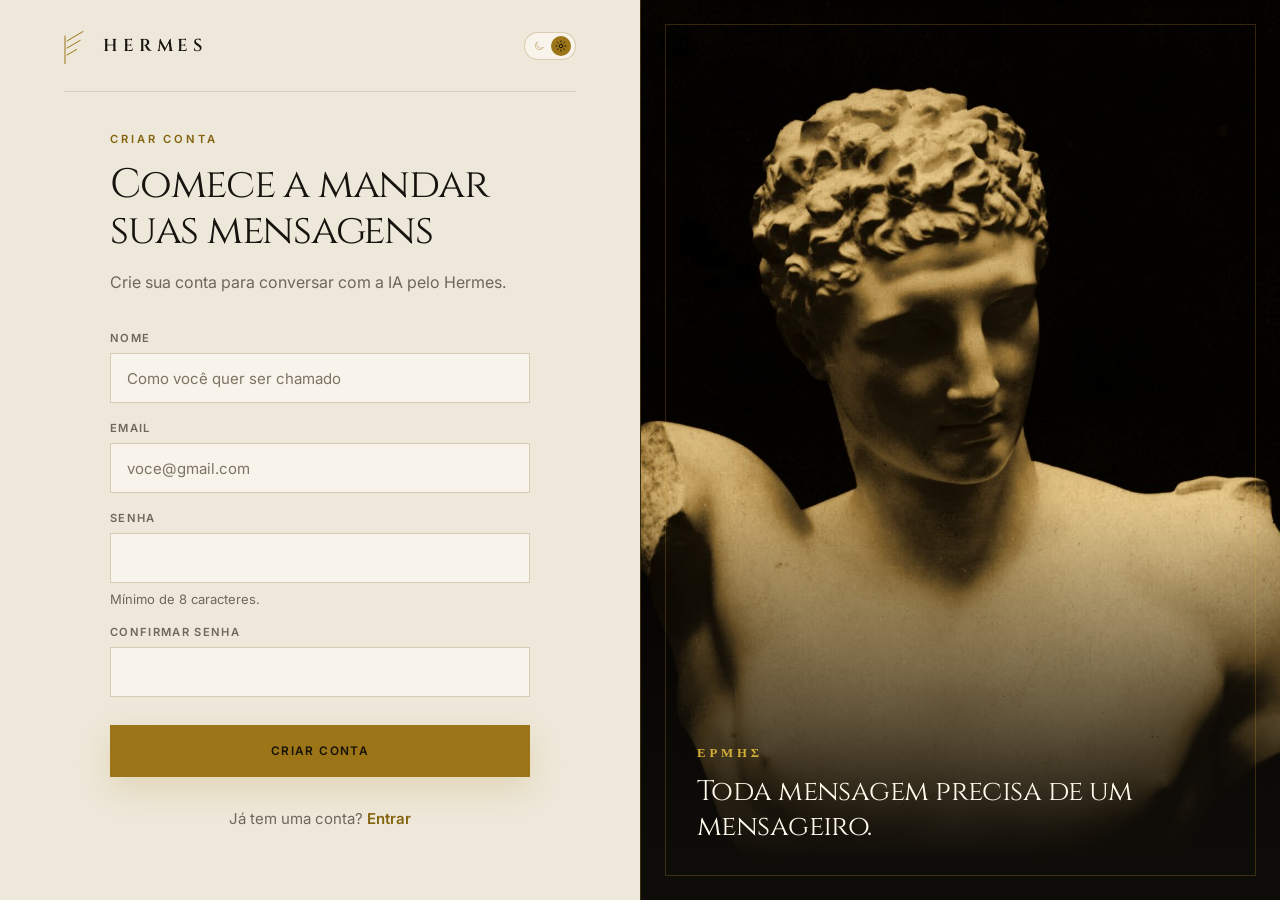
<file: frontend/pages/cadastro.html>
<!doctype html>
<html lang="pt-BR">
  <head>
    <meta charset="UTF-8" />
    <meta name="viewport" content="width=device-width, initial-scale=1.0" />
    <title>Cadastro · HERMES</title>
    <link rel="stylesheet" href="../css/style.css" />
  </head>
  <body>
    <div class="auth">

    <div class="painel-esquerdo">

        <header>
            <a href="../index.html" id="identidade_hermes">HERMES</a>
            
            <div class="topo-acoes">
                <button id="tema_pagina" class="btn-tema">Tema</button>
            </div>
        </header>

        <main class="auth-conteudo">
        
        <p class="sobretitulo">Criar conta</p>
        <h1>Comece a mandar suas mensagens</h1>
        <p>Crie sua conta para conversar com a IA pelo Hermes.</p>

        <form class="cadastro" id="cadastro">
            <div class="campo">
                <label for="nome">Nome</label>
                <input maxlength="100" id="nome" placeholder="Como você quer ser chamado" required>
            </div>

            <div class="campo">
                <label for="email">Email</label>
                <input maxlength="255" id="email" type="email" placeholder="voce@gmail.com" required>
            </div>

            <div class="campo">
                <label for="senha">Senha</label>
                <input minlength="8" id="senha" type="password" placeholder="" required>
                <span class="campo-dica">Mínimo de 8 caracteres.</span>
            </div>

            <div class="campo">
                <label for="confirmar-senha">Confirmar senha</label>
                <input minlength="8" id="confirmar-senha" type="password" placeholder="" required>
                <p id="form-erro" class="form-erro"></p>
            </div>
            
            <button type="submit" class="btn btn-dourado">Criar conta</button>
        </form>

        <p class="auth-alternativa">Já tem uma conta? <a href="login.html">Entrar</a></p>

        </main>

    </div>

    <div class="painel-direito">
      <img src="../images/hermes-dourado.jpg" alt="Busto de mármore de Hermes, da estátua de Praxíteles" />
        <div class="painel-sombra"></div>

       <div class="painel-legenda">
        <p class="sobretitulo">ΕΡΜΗΣ </p>
        <h2>Toda mensagem precisa de um mensageiro.</h2>
       </div>
    </div>

    </div>
    <script src="../js/config.js"></script>
    <script src="../js/script.js"></script>
    <script src="../js/cadastro.js"></script>
  </body>
</html>
</file>
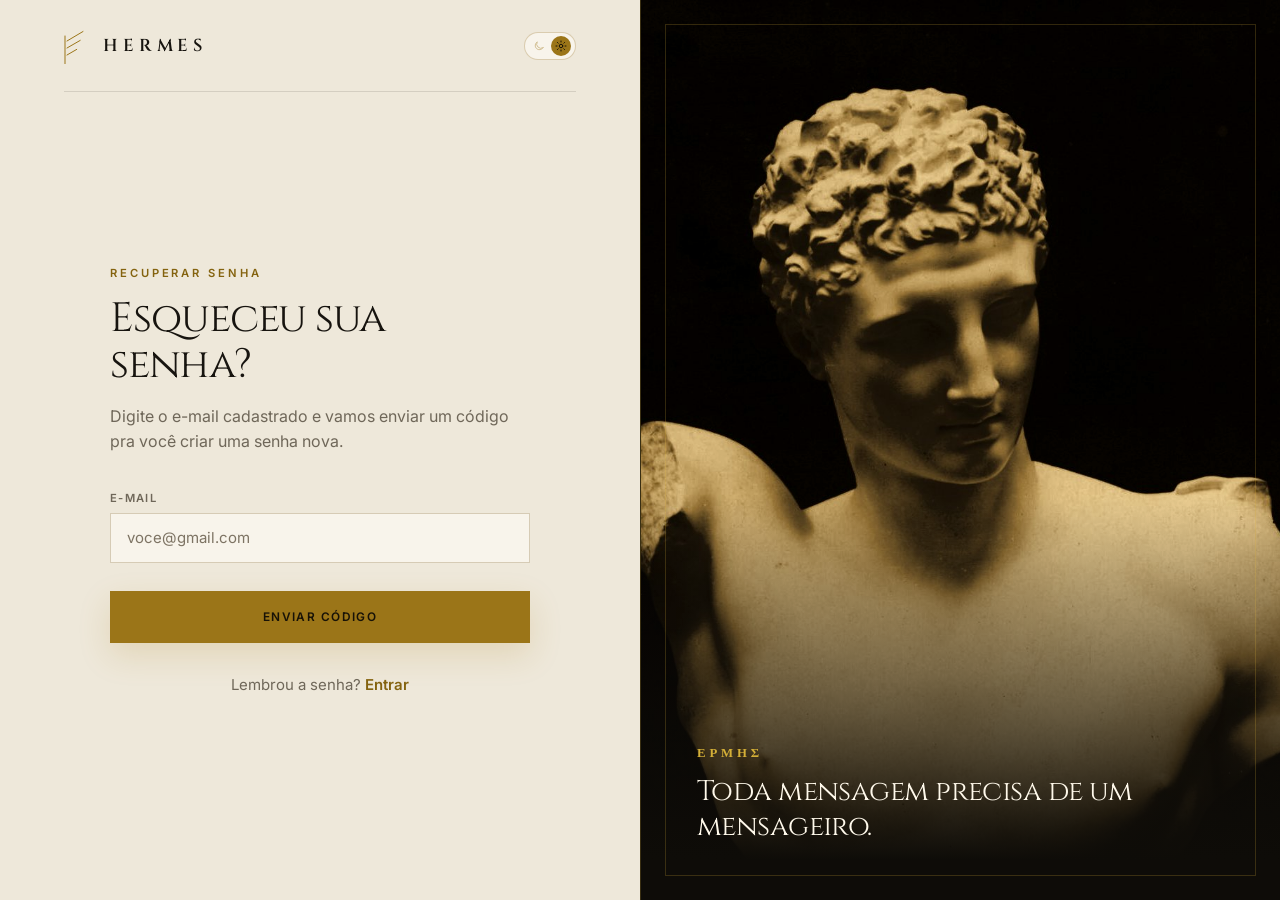
<file: frontend/pages/esqueci-senha.html>
<!doctype html>
<html lang="pt-BR">
  <head>
    <meta charset="UTF-8" />
    <meta name="viewport" content="width=device-width, initial-scale=1.0" />
    <title>Esqueci a senha · HERMES</title>
    <link rel="stylesheet" href="../css/style.css" />
  </head>
  <body>
    <div class="auth">
      <div class="painel-esquerdo">
        <header>
          <a href="../index.html" id="identidade_hermes">HERMES</a>

          <div class="topo-acoes">
            <button id="tema_pagina" class="btn-tema">Tema</button>
          </div>
        </header>

        <main class="auth-conteudo">
          <p class="sobretitulo">Recuperar senha</p>
          <h1>Esqueceu sua senha?</h1>
          <p>Digite o e-mail cadastrado e vamos enviar um código pra você criar uma senha nova.</p>
          <form class="cadastro" id="cadastro">
            <div class="campo">
              <label for="email">E-mail</label>
              <input id="email" placeholder="voce@gmail.com" required />
              <p id="form-erro" class="form-erro"></p>
            </div>

            <button type="submit" class="btn btn-dourado">Enviar código</button>
          </form>

          <p class="auth-alternativa">
            Lembrou a senha?
            <a href="login.html">Entrar</a>
          </p>
        </main>
      </div>

      <div class="painel-direito">
        <img src="../images/hermes-dourado.jpg" alt="Busto de mármore de Hermes, da estátua de Praxíteles" />
        <div class="painel-sombra"></div>

        <div class="painel-legenda">
          <p class="sobretitulo">ΕΡΜΗΣ</p>
          <h2>Toda mensagem precisa de um mensageiro.</h2>
        </div>
      </div>
    </div>
    <script src="../js/config.js"></script>
    <script src="../js/script.js"></script>
    <script src="../js/esqueci-senha.js"></script>
  </body>
</html>
</file>
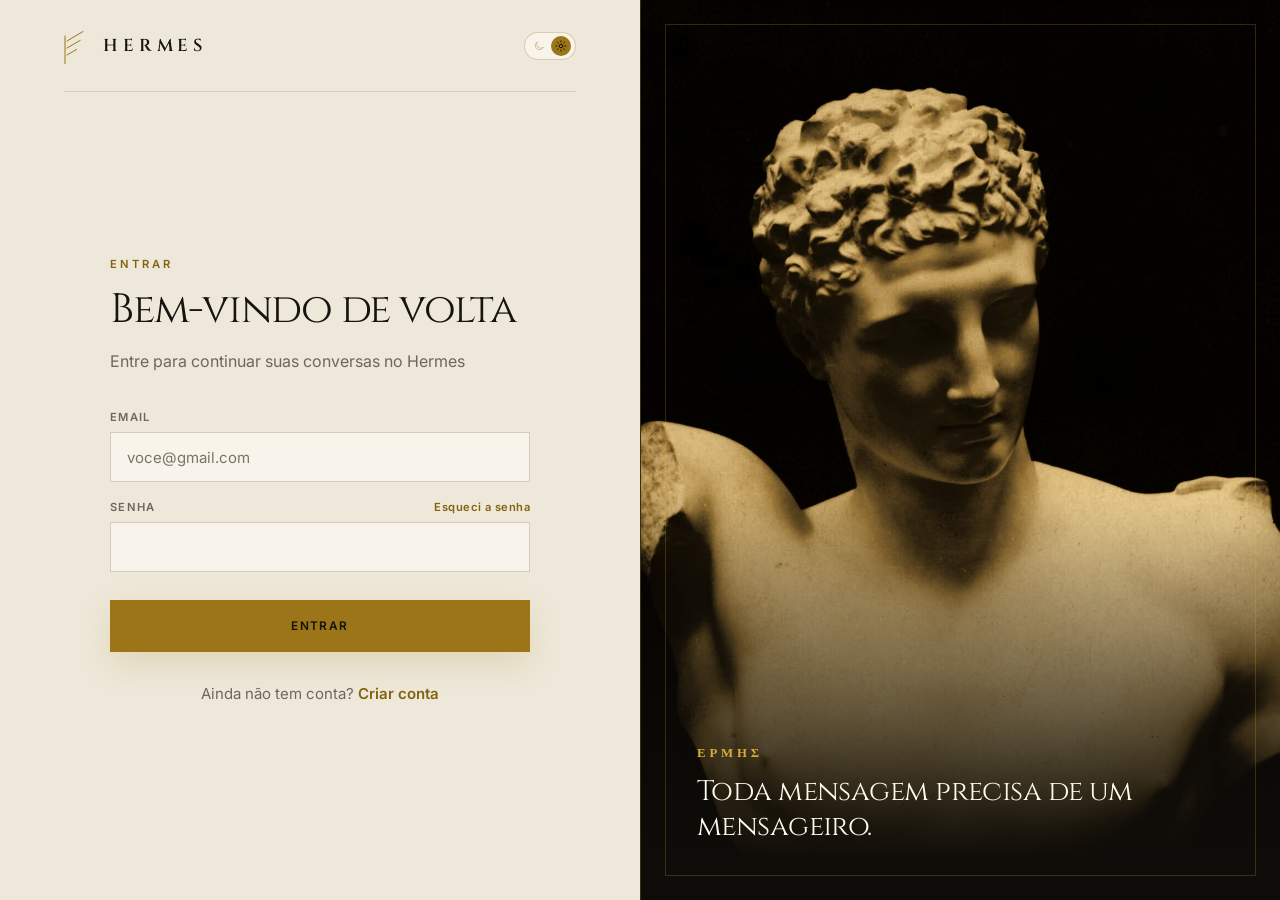
<file: frontend/pages/login.html>
<!doctype html>
<html lang="pt-BR">
  <head>
    <meta charset="UTF-8" />
    <meta name="viewport" content="width=device-width, initial-scale=1.0" />
    <title>Entrar · HERMES</title>
    <link rel="stylesheet" href="../css/style.css" />
  </head>
  <body>
    <div class="auth">
      <div class="painel-esquerdo">
        <header>
          <a href="../index.html" id="identidade_hermes">HERMES</a>

          <div class="topo-acoes">
            <button id="tema_pagina" class="btn-tema">Tema</button>
          </div>
        </header>

        <main class="auth-conteudo">
          <p class="sobretitulo">Entrar</p>
          <h1>Bem-vindo de volta</h1>
          <p>Entre para continuar suas conversas no Hermes</p>

          <form class="login" id="login">
            <div class="campo">
              <label for="email">Email</label>
              <input maxlength="255" id="email" type="email" placeholder="voce@gmail.com" required />
            </div>

            <div class="campo">
              <label for="senha">
                Senha
                <a href="esqueci-senha.html">Esqueci a senha</a>
              </label>
              <input minlength="8" id="senha" type="password" placeholder="" required />
              <p id="form-erro" class="form-erro"></p>
            </div>

            <button type="submit" class="btn btn-dourado">Entrar</button>
          </form>

          <p class="auth-alternativa">
            Ainda não tem conta?
            <a href="cadastro.html">Criar conta</a>
          </p>
        </main>
      </div>

      <div class="painel-direito">
        <img src="../images/hermes-dourado.jpg" alt="Busto de mármore de Hermes, da estátua de Praxíteles" />
        <div class="painel-sombra"></div>

        <div class="painel-legenda">
          <p class="sobretitulo">ΕΡΜΗΣ</p>
          <h2>Toda mensagem precisa de um mensageiro.</h2>
        </div>
      </div>
    </div>
    <script src="../js/config.js"></script>
    <script src="../js/script.js"></script>
    <script src="../js/login.js"></script>
  </body>
</html>
</file>
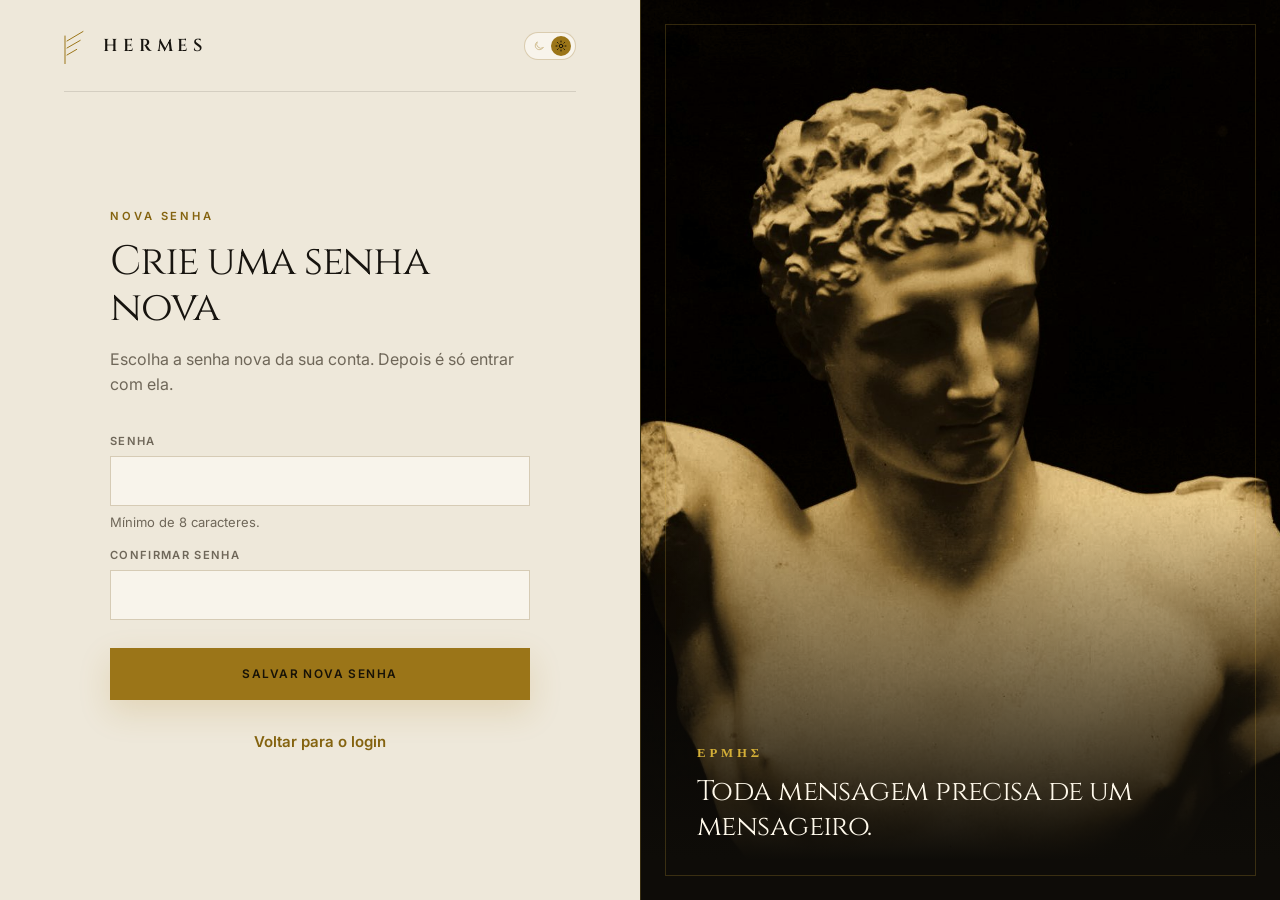
<file: frontend/pages/redefinir-senha.html>
<!doctype html>
<html lang="pt-BR">
  <head>
    <meta charset="UTF-8" />
    <meta name="viewport" content="width=device-width, initial-scale=1.0" />
    <title>Redefinir senha · HERMES</title>
    <link rel="stylesheet" href="../css/style.css" />
  </head>
  <body>
    <div class="auth">
      <div class="painel-esquerdo">
        <header>
          <a href="../index.html" id="identidade_hermes">HERMES</a>

          <div class="topo-acoes">
            <button id="tema_pagina" class="btn-tema">Tema</button>
          </div>
        </header>

        <main class="auth-conteudo">
          <p class="sobretitulo">Nova senha</p>
          <h1>Crie uma senha nova</h1>
          <p>Escolha a senha nova da sua conta. Depois é só entrar com ela.</p>
          <form class="cadastro" id="cadastro">
            <div class="campo">
              <label for="senha">Senha</label>
              <input minlength="8" id="senha" type="password" placeholder="" required />
              <span class="campo-dica">Mínimo de 8 caracteres.</span>
            </div>

            <div class="campo">
              <label for="confirmar-senha">Confirmar senha</label>
              <input minlength="8" id="confirmar-senha" type="password" placeholder="" required />
              <p id="form-erro" class="form-erro"></p>
            </div>

            <button type="submit" class="btn btn-dourado">Salvar nova senha</button>
          </form>

          <p class="auth-alternativa">
            <a href="login.html">Voltar para o login</a>
          </p>
        </main>
      </div>

      <div class="painel-direito">
        <img src="../images/hermes-dourado.jpg" alt="Busto de mármore de Hermes, da estátua de Praxíteles" />
        <div class="painel-sombra"></div>

        <div class="painel-legenda">
          <p class="sobretitulo">ΕΡΜΗΣ</p>
          <h2>Toda mensagem precisa de um mensageiro.</h2>
        </div>
      </div>
    </div>
    <script src="../js/config.js"></script>
    <script src="../js/script.js"></script>
    <script src="../js/redefinir-senha.js"></script>
  </body>
</html>
</file>
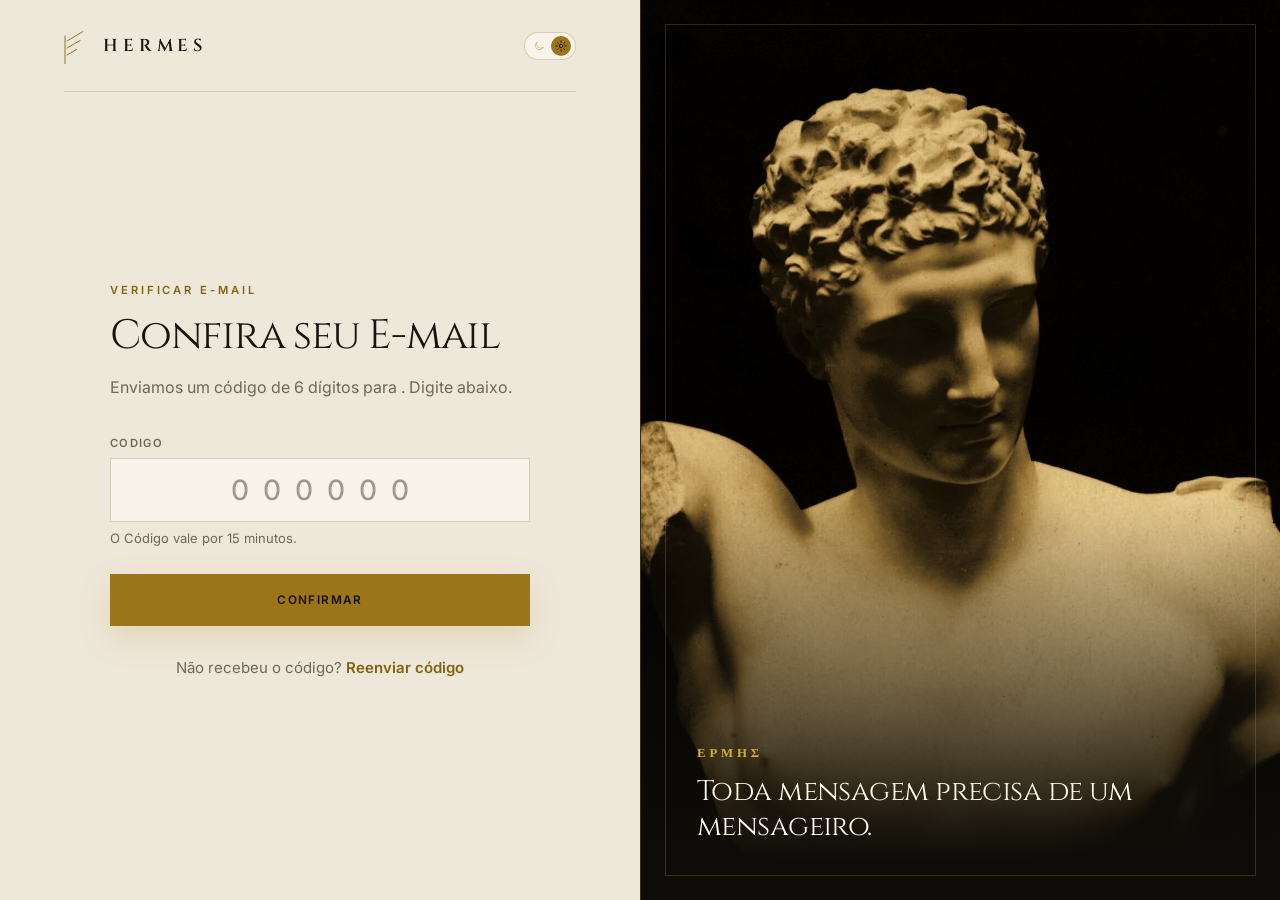
<file: frontend/pages/verificar-codigo.html>
<!doctype html>
<html lang="pt-BR">
  <head>
    <meta charset="UTF-8" />
    <meta name="viewport" content="width=device-width, initial-scale=1.0" />
    <title>Verificar código · HERMES</title>
    <link rel="stylesheet" href="../css/style.css" />
  </head>
  <body>
    <div class="auth">
      <div class="painel-esquerdo">
        <header>
          <a href="../index.html" id="identidade_hermes">HERMES</a>

          <div class="topo-acoes">
            <button id="tema_pagina" class="btn-tema">Tema</button>
          </div>
        </header>

        <main class="auth-conteudo">
          <p class="sobretitulo">Verificar E-mail</p>
          <h1>Confira seu E-mail</h1>
          <p>
            Enviamos um código de 6 dígitos para
            <strong id="email-enviado"></strong>
            . Digite abaixo.
          </p>
          <form class="cadastro" id="cadastro">
            <div class="campo">
              <label for="codigo">Codigo</label>
              <input autocomplete="one-time-code" id="codigo" inputmode="numeric" placeholder="000000" required />
              <p>O Código vale por 15 minutos.</p>
              <p id="form-erro" class="form-erro"></p>
            </div>

            <button type="submit" class="btn btn-dourado">Confirmar</button>
          </form>

          <p class="auth-alternativa">
            Não recebeu o código?
            <a href="verificar-codigo.html">Reenviar código</a>
          </p>
        </main>
      </div>

      <div class="painel-direito">
        <img src="../images/hermes-dourado.jpg" alt="Busto de mármore de Hermes, da estátua de Praxíteles" />
        <div class="painel-sombra"></div>

        <div class="painel-legenda">
          <p class="sobretitulo">ΕΡΜΗΣ</p>
          <h2>Toda mensagem precisa de um mensageiro.</h2>
        </div>
      </div>
    </div>
    <script src="../js/config.js"></script>
    <script src="../js/script.js"></script>
    <script src="../js/verificar-codigo.js"></script>
  </body>
</html>
</file>
<file: frontend/css/style.css>
@import url("https://fonts.googleapis.com/css2?family=Cinzel:wght@400;500;600;700&family=Inter:wght@400;500;600&display=swap");

/* ===== Cores dos temas =====
   Padrão: escuro. O painel da estátua do login (.painel-direito) usa sempre as cores do escuro. */
:root,
.painel-direito {
  color-scheme: dark;
  --fundo: #0e0c08;
  --fundo-profundo: #090806;
  --superficie: #15120d;
  --superficie-2: #1b1710;
  --borda: #332d22;
  --linha: rgba(212, 175, 55, 0.22);
  --linha-suave: rgba(255, 249, 235, 0.1);
  --texto: #f3ecdc;
  --texto-forte: #fff9eb;
  --texto-2: #aaa18f;
  --texto-3: #8a8170;
  --dourado: #d4af37;
  --dourado-claro: #e5c65e;
  --dourado-texto: #d4af37;
  --vidro: rgba(20, 17, 12, 0.9);
  --sombra: rgba(0, 0, 0, 0.42);
}

/* Claro: quando o sistema da pessoa está no claro e ela não escolheu nada no botão... */
@media (prefers-color-scheme: light) {
  :root:not([data-tema="escuro"]) {
    color-scheme: light;
    --fundo: #eee8da;
    --fundo-profundo: #e5ddcc;
    --superficie: #f8f4eb;
    --superficie-2: #e8e0d0;
    --borda: #d6cbb5;
    --linha: rgba(139, 103, 19, 0.28);
    --linha-suave: rgba(40, 34, 25, 0.13);
    --texto: #2b261d;
    --texto-forte: #17140f;
    --texto-2: #6f6759;
    --texto-3: #7d7363;
    --dourado: #9b7518;
    --dourado-claro: #b38a22;
    --dourado-texto: #84630f;
    --vidro: rgba(249, 246, 239, 0.92);
    --sombra: rgba(60, 47, 24, 0.18);
  }
}

/* ...ou quando ela escolheu claro no botão */
:root[data-tema="claro"] {
  color-scheme: light;
  --fundo: #eee8da;
  --fundo-profundo: #e5ddcc;
  --superficie: #f8f4eb;
  --superficie-2: #e8e0d0;
  --borda: #d6cbb5;
  --linha: rgba(139, 103, 19, 0.28);
  --linha-suave: rgba(40, 34, 25, 0.13);
  --texto: #2b261d;
  --texto-forte: #17140f;
  --texto-2: #6f6759;
  --texto-3: #7d7363;
  --dourado: #9b7518;
  --dourado-claro: #b38a22;
  --dourado-texto: #84630f;
  --vidro: rgba(249, 246, 239, 0.92);
  --sombra: rgba(60, 47, 24, 0.18);
}

/* ===== Base ===== */
* {
  box-sizing: border-box;
}

html {
  scroll-behavior: smooth;
}

body {
  margin: 0;
  min-width: 320px;
  background: var(--fundo);
  color: var(--texto);
  font-family: "Inter", system-ui, sans-serif;
  scrollbar-width: thin;
  scrollbar-color: var(--borda) var(--fundo);
}

h1,
h2 {
  margin: 0;
  font-family: "Cinzel", serif;
  font-weight: 400;
  color: var(--texto-forte);
}

h2 {
  font-size: clamp(1.9rem, 3vw, 2.6rem);
  line-height: 1.15;
}

/* Sobretítulo (ex.: "O PROJETO"): letras pequenas, espaçadas e douradas */
.sobretitulo {
  margin: 0;
  font-size: 0.7rem;
  font-weight: 600;
  letter-spacing: 0.26em;
  text-transform: uppercase;
  color: var(--dourado-texto);
}

/* Seta → desenhada em SVG, usada nos botões e links */
:root {
  --icone-seta: url("data:image/svg+xml,%3Csvg xmlns='http://www.w3.org/2000/svg' viewBox='0 0 24 24' fill='none' stroke='black' stroke-width='1.6' stroke-linecap='round' stroke-linejoin='round'%3E%3Cpath d='M5 12h13M13 6l6 6-6 6'/%3E%3C/svg%3E");
}

/* ===== Botões: retos, com texto em maiúsculas ===== */
.btn {
  display: inline-flex;
  align-items: center;
  justify-content: center;
  gap: 18px;
  min-height: 52px;
  padding: 0 25px;
  border: 1px solid var(--linha);
  border-radius: 0;
  background: transparent;
  font-family: inherit;
  font-size: 0.74rem;
  font-weight: 600;
  letter-spacing: 0.12em;
  text-transform: uppercase;
  text-decoration: none;
  transition: transform 0.18s ease, box-shadow 0.2s ease, background-color 0.2s ease, color 0.4s ease,
    border-color 0.2s ease;
}

.btn:hover {
  transform: translateY(-2px);
}

/* Quando o .btn é um <button> (ex.: botão de enviar do formulário) */
button.btn {
  cursor: pointer;
}

.btn:focus-visible,
.btn-tema:focus-visible {
  outline: 2px solid var(--dourado);
  outline-offset: 3px;
}

.btn-dourado {
  border-color: var(--dourado);
  background: var(--dourado);
  color: #171207;
  box-shadow: 0 12px 32px rgba(174, 130, 28, 0.18);
}

.btn-dourado:hover {
  border-color: var(--dourado-claro);
  background: var(--dourado-claro);
}

/* Seta no botão dourado da página inicial */
.botoes .btn-dourado::after {
  content: "";
  width: 1.4em;
  height: 1.4em;
  background: currentColor;
  -webkit-mask: var(--icone-seta) center / contain no-repeat;
  mask: var(--icone-seta) center / contain no-repeat;
}

.btn-contorno {
  color: var(--texto);
}

.btn-contorno:hover {
  border-color: var(--dourado);
}

.botoes {
  display: flex;
  flex-wrap: wrap;
  align-items: center;
  gap: 12px;
}

/* ===== Logo: link pra página inicial, com cara de texto ===== */
#identidade_hermes {
  display: inline-flex;
  align-items: center;
  gap: 14px;
  font-family: "Cinzel", serif;
  font-size: 1.08rem;
  font-weight: 600;
  letter-spacing: 0.28em;
  color: var(--texto-forte);
  text-decoration: none;
  transition: color 0.2s ease;
}

#identidade_hermes:hover {
  color: var(--dourado);
}

#identidade_hermes:focus-visible {
  outline: 2px solid var(--dourado);
  outline-offset: 4px;
}

/* Asa de Hermes ao lado do nome (página inicial e telas de login) */
.hermes #identidade_hermes::before,
.painel-esquerdo #identidade_hermes::before {
  content: "";
  flex-shrink: 0;
  width: 25px;
  height: 36px;
  background: var(--dourado);
  -webkit-mask: url("data:image/svg+xml,%3Csvg xmlns='http://www.w3.org/2000/svg' viewBox='0 -8 25 36' fill='none' stroke='black' stroke-width='1' stroke-linecap='round'%3E%3Cpath d='M1 0v28M3 5l16-9.5M3 12l13.2-7.6M3 19l9.7-5.6'/%3E%3C/svg%3E") center / contain no-repeat;
  mask: url("data:image/svg+xml,%3Csvg xmlns='http://www.w3.org/2000/svg' viewBox='0 -8 25 36' fill='none' stroke='black' stroke-width='1' stroke-linecap='round'%3E%3Cpath d='M1 0v28M3 5l16-9.5M3 12l13.2-7.6M3 19l9.7-5.6'/%3E%3C/svg%3E") center / contain no-repeat;
}

.topo-acoes {
  display: flex;
  align-items: center;
  gap: 24px;
}

/* ===== Botão de tema: interruptor com lua (escuro) e sol (claro) =====
   O texto "Tema" fica escondido (leitores de tela continuam lendo).
   A bolinha dourada fica em cima do tema atual. */
.btn-tema {
  position: relative;
  flex-shrink: 0;
  width: 52px;
  height: 28px;
  padding: 0;
  border: 1px solid var(--linha);
  border-radius: 99px;
  background: var(--superficie);
  font-size: 0;
  line-height: 0;
  cursor: pointer;
  transition: border-color 0.2s ease, background-color 0.4s ease;
}

.btn-tema:hover {
  border-color: var(--dourado);
}

/* Bolinha dourada com o ícone do tema atual (lua no escuro) */
.btn-tema::before {
  content: "";
  position: absolute;
  top: 3px;
  left: 4px;
  width: 20px;
  height: 20px;
  border-radius: 50%;
  background: url("data:image/svg+xml,%3Csvg xmlns='http://www.w3.org/2000/svg' viewBox='0 0 24 24' fill='none' stroke='%23171207' stroke-width='2' stroke-linecap='round' stroke-linejoin='round'%3E%3Cpath d='M20.25 15.4A8.5 8.5 0 0 1 8.6 3.75 8.5 8.5 0 1 0 20.25 15.4Z'/%3E%3C/svg%3E") center / 12px no-repeat,
    var(--dourado);
  transition: transform 0.28s ease, background-color 0.4s ease;
}

/* Ícone apagado do outro tema (sol, do lado direito) */
.btn-tema::after {
  content: "";
  position: absolute;
  top: 3px;
  right: 4px;
  width: 20px;
  height: 20px;
  background: var(--dourado);
  opacity: 0.45;
  -webkit-mask: url("data:image/svg+xml,%3Csvg xmlns='http://www.w3.org/2000/svg' viewBox='0 0 24 24' fill='none' stroke='black' stroke-width='1.8' stroke-linecap='round'%3E%3Ccircle cx='12' cy='12' r='3.5'/%3E%3Cpath d='M12 2v2M12 20v2M4.93 4.93l1.42 1.42M17.65 17.65l1.42 1.42M2 12h2M20 12h2M4.93 19.07l1.42-1.42M17.65 6.35l1.42-1.42'/%3E%3C/svg%3E") center / 12px no-repeat;
  mask: url("data:image/svg+xml,%3Csvg xmlns='http://www.w3.org/2000/svg' viewBox='0 0 24 24' fill='none' stroke='black' stroke-width='1.8' stroke-linecap='round'%3E%3Ccircle cx='12' cy='12' r='3.5'/%3E%3Cpath d='M12 2v2M12 20v2M4.93 4.93l1.42 1.42M17.65 17.65l1.42 1.42M2 12h2M20 12h2M4.93 19.07l1.42-1.42M17.65 6.35l1.42-1.42'/%3E%3C/svg%3E") center / 12px no-repeat;
}

/* Tema claro: a bolinha desliza pra direita com o sol, e a lua apagada fica à esquerda */
:root[data-tema="claro"] .btn-tema::before {
  transform: translateX(22px);
  background-image: url("data:image/svg+xml,%3Csvg xmlns='http://www.w3.org/2000/svg' viewBox='0 0 24 24' fill='none' stroke='%23171207' stroke-width='2' stroke-linecap='round'%3E%3Ccircle cx='12' cy='12' r='3.5'/%3E%3Cpath d='M12 2v2M12 20v2M4.93 4.93l1.42 1.42M17.65 17.65l1.42 1.42M2 12h2M20 12h2M4.93 19.07l1.42-1.42M17.65 6.35l1.42-1.42'/%3E%3C/svg%3E");
}

:root[data-tema="claro"] .btn-tema::after {
  right: auto;
  left: 4px;
  -webkit-mask-image: url("data:image/svg+xml,%3Csvg xmlns='http://www.w3.org/2000/svg' viewBox='0 0 24 24' fill='none' stroke='black' stroke-width='1.8' stroke-linecap='round' stroke-linejoin='round'%3E%3Cpath d='M20.25 15.4A8.5 8.5 0 0 1 8.6 3.75 8.5 8.5 0 1 0 20.25 15.4Z'/%3E%3C/svg%3E");
  mask-image: url("data:image/svg+xml,%3Csvg xmlns='http://www.w3.org/2000/svg' viewBox='0 0 24 24' fill='none' stroke='black' stroke-width='1.8' stroke-linecap='round' stroke-linejoin='round'%3E%3Cpath d='M20.25 15.4A8.5 8.5 0 0 1 8.6 3.75 8.5 8.5 0 1 0 20.25 15.4Z'/%3E%3C/svg%3E");
}

@media (prefers-color-scheme: light) {
  :root:not([data-tema="escuro"]) .btn-tema::before {
    transform: translateX(22px);
    background-image: url("data:image/svg+xml,%3Csvg xmlns='http://www.w3.org/2000/svg' viewBox='0 0 24 24' fill='none' stroke='%23171207' stroke-width='2' stroke-linecap='round'%3E%3Ccircle cx='12' cy='12' r='3.5'/%3E%3Cpath d='M12 2v2M12 20v2M4.93 4.93l1.42 1.42M17.65 17.65l1.42 1.42M2 12h2M20 12h2M4.93 19.07l1.42-1.42M17.65 6.35l1.42-1.42'/%3E%3C/svg%3E");
  }

  :root:not([data-tema="escuro"]) .btn-tema::after {
    right: auto;
    left: 4px;
    -webkit-mask-image: url("data:image/svg+xml,%3Csvg xmlns='http://www.w3.org/2000/svg' viewBox='0 0 24 24' fill='none' stroke='black' stroke-width='1.8' stroke-linecap='round' stroke-linejoin='round'%3E%3Cpath d='M20.25 15.4A8.5 8.5 0 0 1 8.6 3.75 8.5 8.5 0 1 0 20.25 15.4Z'/%3E%3C/svg%3E");
    mask-image: url("data:image/svg+xml,%3Csvg xmlns='http://www.w3.org/2000/svg' viewBox='0 0 24 24' fill='none' stroke='black' stroke-width='1.8' stroke-linecap='round' stroke-linejoin='round'%3E%3Cpath d='M20.25 15.4A8.5 8.5 0 0 1 8.6 3.75 8.5 8.5 0 1 0 20.25 15.4Z'/%3E%3C/svg%3E");
  }
}

/* ===== Página inicial: topo (sempre escuro) =====
   As medidas da área da estátua ficam em variáveis pra arco, auréola, sombra
   e cartão do chat se alinharem com a foto */
.hermes {
  --topo: 92px;
  --arte-largura: min(52vw, 780px);
  --arte-direita: 3vw;
  --margem-texto: max(7vw, calc((100% - 1260px) / 2));

  position: relative;
  isolation: isolate;
  height: 100vh;
  height: 100svh;
  min-height: 640px;
  max-height: 920px;
  overflow: hidden;
  color: var(--texto);
  /* brilho dourado no alto + linha vertical fina à esquerda + fundo */
  background:
    radial-gradient(circle at 75% 12%, rgba(212, 175, 55, 0.07), transparent 24rem),
    linear-gradient(var(--linha-suave), var(--linha-suave)) max(32px, calc((100% - 1400px) / 2)) var(--topo) / 1px 100% no-repeat,
    var(--fundo);
  border-bottom: 1px solid var(--linha-suave);
}

.hermes header {
  position: relative;
  z-index: 6;
  display: flex;
  align-items: center;
  justify-content: space-between;
  gap: 12px;
  width: min(100% - 64px, 1400px);
  height: var(--topo);
  margin: 0 auto;
  border-bottom: 1px solid var(--linha-suave);
}

/* "Entrar" do topo: link com seta, sem borda */
.hermes header .btn-contorno {
  min-height: 44px;
  gap: 10px;
  padding: 0;
  border: 0;
  font-size: 0.78rem;
}

.hermes header .btn-contorno::after {
  content: "";
  width: 1.3em;
  height: 1.3em;
  background: currentColor;
  -webkit-mask: var(--icone-seta) center / contain no-repeat;
  mask: var(--icone-seta) center / contain no-repeat;
  transition: transform 0.18s ease;
}

.hermes header .btn-contorno:hover {
  transform: none;
  color: var(--dourado);
}

.hermes header .btn-contorno:hover::after {
  transform: translateX(4px);
}

/* A estátua: o fundo preto da foto some no fundo da página (mix-blend lighten)
   e as bordas desaparecem suavemente */
.hermes > img {
  position: absolute;
  z-index: 1;
  top: var(--topo);
  right: calc(var(--arte-direita) - var(--arte-largura) * 0.04);
  width: min(var(--arte-largura), 700px);
  height: calc(100% - var(--topo));
  object-fit: cover;
  object-position: 48% 25%;
  filter: saturate(0.83) contrast(1.08);
  mix-blend-mode: lighten;
  -webkit-mask-image:
    linear-gradient(to right, transparent 0%, #000 18%, #000 84%, transparent 100%),
    linear-gradient(to bottom, transparent 0%, #000 5%, #000 70%, transparent 100%);
  -webkit-mask-composite: source-in;
  mask-image:
    linear-gradient(to right, transparent 0%, #000 18%, #000 84%, transparent 100%),
    linear-gradient(to bottom, transparent 0%, #000 5%, #000 70%, transparent 100%);
  mask-composite: intersect;
}

/* Tema claro: a estátua fica na mesma posição e tamanho do escuro.
   Como a foto tem fundo preto, aqui ela aparece normal (sem o "lighten",
   que apagaria a estátua no fundo creme), com as bordas sumindo suavemente */
:root[data-tema="claro"] .hermes > img {
  mix-blend-mode: normal;
  filter: sepia(0.12) saturate(0.85) contrast(1.04);
}

@media (prefers-color-scheme: light) {
  :root:not([data-tema="escuro"]) .hermes > img {
    mix-blend-mode: normal;
    filter: sepia(0.12) saturate(0.85) contrast(1.04);
  }
}

/* Arco atrás da estátua, com uma segunda linha por dentro */
.hermes::before {
  content: "";
  position: absolute;
  z-index: 0;
  top: calc(var(--topo) + 42px);
  right: calc(var(--arte-direita) + var(--arte-largura) * 0.01);
  width: calc(var(--arte-largura) * 0.8);
  height: calc((100% - var(--topo)) * 0.9);
  border: 1px solid var(--linha);
  border-bottom: 0;
  border-radius: 52% 52% 0 0 / 22% 22% 0 0;
  outline: 1px solid var(--linha-suave);
  outline-offset: -19px;
  pointer-events: none;
}

/* Auréola em volta da cabeça */
.hermes::after {
  content: "";
  position: absolute;
  z-index: 0;
  top: calc(var(--topo) + (100% - var(--topo)) * 0.21);
  left: calc(100% - var(--arte-direita) - var(--arte-largura) * 0.62);
  width: 290px;
  aspect-ratio: 1;
  border: 1px solid var(--linha);
  border-radius: 50%;
  box-shadow: 0 0 80px rgba(212, 175, 55, 0.08);
  pointer-events: none;
}

/* Base da estátua some no fundo */
.hermes-sombra {
  position: absolute;
  z-index: 2;
  right: var(--arte-direita);
  bottom: 0;
  width: var(--arte-largura);
  height: calc((100% - var(--topo)) * 0.28);
  background: linear-gradient(transparent, var(--fundo));
  pointer-events: none;
}

/* Texto do topo, centralizado na altura */
.hermes-informacoes {
  position: absolute;
  z-index: 4;
  top: 50%;
  left: var(--margem-texto);
  width: min(670px, 49vw);
  transform: translateY(-50%);
}

.hermes .sobretitulo {
  margin-bottom: 22px;
}

/* "ΕΡΜΗΣ" em Cinzel, um pouco maior */
.sobretitulo span {
  margin-right: 12px;
  font-family: "Cinzel", serif;
  font-size: 0.8rem;
}

.hermes h1 {
  margin: 0 0 30px;
  font-size: clamp(3.2rem, 5.3vw, 5.9rem);
  line-height: 1.04;
  letter-spacing: -0.055em;
}

/* Se a palavra "IA." estiver dentro de um <em>, ela fica dourada */
.hermes h1 em {
  font-style: normal;
  color: var(--dourado);
}

.hermes-informacoes > p:not(.sobretitulo) {
  width: min(530px, 90%);
  margin: 0 0 38px;
  font-size: 1.02rem;
  line-height: 1.75;
  color: var(--texto-2);
}

/* "Quem foi Hermes": rodapé do topo, à esquerda */
.hermes-legenda {
  position: absolute;
  z-index: 4;
  left: var(--margem-texto);
  bottom: 34px;
  display: flex;
  gap: 20px;
  max-width: 440px;
}

.hermes-legenda span {
  flex-shrink: 0;
  padding-top: 2px;
  font-family: "Cinzel", serif;
  font-size: 0.64rem;
  letter-spacing: 0.1em;
  text-transform: uppercase;
  color: var(--dourado);
}

.hermes-legenda p {
  margin: 0;
  font-size: 0.7rem;
  line-height: 1.6;
  color: var(--texto-2);
}

/* ----- Opcionais do topo (só aparecem se forem adicionados no HTML) ----- */

/* Cartão de prévia do chat, por cima da estátua */
.previa-chat {
  position: absolute;
  z-index: 5;
  right: calc(var(--arte-direita) + var(--arte-largura) * 0.23);
  bottom: 8%;
  width: 350px;
  padding: 17px;
  border: 1px solid var(--linha);
  background: var(--vidro);
  box-shadow: 0 24px 70px var(--sombra);
  -webkit-backdrop-filter: blur(16px);
  backdrop-filter: blur(16px);
}

.previa-topo {
  display: flex;
  align-items: center;
  justify-content: space-between;
  padding-bottom: 14px;
  border-bottom: 1px solid var(--linha-suave);
}

.previa-modelo {
  display: grid;
  grid-template-columns: 28px auto;
  column-gap: 10px;
  align-items: center;
}

/* Estrela dourada num quadradinho */
.previa-modelo::before {
  content: "";
  grid-row: 1 / span 2;
  width: 28px;
  height: 28px;
  border: 1px solid var(--linha);
  background: url("data:image/svg+xml,%3Csvg xmlns='http://www.w3.org/2000/svg' viewBox='0 0 24 24' fill='none' stroke='%23d4af37' stroke-width='1.6' stroke-linejoin='round'%3E%3Cpath d='M12 2.5c.6 5.7 3.8 8.9 9.5 9.5-5.7.6-8.9 3.8-9.5 9.5C11.4 15.8 8.2 12.6 2.5 12c5.7-.6 8.9-3.8 9.5-9.5Z'/%3E%3C/svg%3E") center / 14px no-repeat;
}

.previa-modelo b {
  font-family: "Cinzel", serif;
  font-size: 0.74rem;
  letter-spacing: 0.08em;
  color: var(--texto-forte);
}

.previa-modelo small {
  font-size: 0.6rem;
  color: var(--texto-3);
}

.previa-status {
  display: inline-flex;
  align-items: center;
  gap: 6px;
  font-size: 0.56rem;
  letter-spacing: 0.1em;
  text-transform: uppercase;
  color: var(--dourado);
}

.previa-status::before {
  content: "";
  width: 5px;
  height: 5px;
  border-radius: 50%;
  background: currentColor;
}

.previa-chat > p {
  margin: 18px 4px 20px;
  font-size: 0.84rem;
  color: var(--texto);
}

.previa-campo {
  display: flex;
  align-items: center;
  justify-content: space-between;
  height: 38px;
  padding-left: 12px;
  border: 1px solid var(--linha-suave);
  font-size: 0.64rem;
  color: var(--texto-3);
}

.previa-campo::after {
  content: "";
  width: 38px;
  height: 38px;
  margin-right: -1px;
  background: url("data:image/svg+xml,%3Csvg xmlns='http://www.w3.org/2000/svg' viewBox='0 0 24 24' fill='none' stroke='%23171207' stroke-width='1.8' stroke-linecap='round' stroke-linejoin='round'%3E%3Cpath d='M5 12h13M13 6l6 6-6 6'/%3E%3C/svg%3E") center / 15px no-repeat,
    var(--dourado);
}

/* Etiqueta de museu ao lado da estátua */
.acervo {
  position: absolute;
  z-index: 3;
  right: calc(var(--arte-direita) - 2px);
  bottom: 54px;
  display: flex;
  flex-direction: column;
  gap: 6px;
  width: 180px;
  padding-left: 16px;
  border-left: 1px solid var(--dourado);
}

.acervo span,
.acervo small {
  font-size: 0.56rem;
  letter-spacing: 0.15em;
  text-transform: uppercase;
  color: var(--texto-3);
}

.acervo strong {
  font-family: "Cinzel", serif;
  font-size: 0.7rem;
  font-weight: 500;
  color: var(--texto);
}

/* "Explore" com um tracinho, no canto de baixo */
.explorar {
  position: absolute;
  z-index: 5;
  right: max(32px, calc((100% - 1400px) / 2));
  bottom: 33px;
  display: flex;
  align-items: center;
  gap: 12px;
  font-size: 0.58rem;
  letter-spacing: 0.2em;
  text-transform: uppercase;
  text-decoration: none;
  color: var(--texto-3);
}

.explorar::before {
  content: "";
  width: 34px;
  height: 1px;
  background: var(--dourado);
}

.explorar:hover {
  color: var(--texto);
}

/* ===== O projeto ===== */
/* Três colunas: número da seção | título | texto */
.informacoes-projeto {
  position: relative;
  display: grid;
  grid-template-columns: 120px minmax(0, 1.1fr) minmax(0, 0.72fr);
  column-gap: 40px;
  align-items: start;
  align-content: start;
  width: min(100% - 64px, 1260px);
  min-height: 690px;
  margin: 0 auto;
  padding: 150px 0 120px;
  border-bottom: 1px solid var(--linha-suave);
}

/* "02" com uma linha vertical embaixo */
.informacoes-projeto::before {
  content: "02";
  grid-column: 1;
  grid-row: 1 / span 5;
  padding-bottom: 110px;
  font-family: "Cinzel", serif;
  font-size: 0.6rem;
  letter-spacing: 0.14em;
  color: var(--texto-3);
  background: linear-gradient(var(--linha), var(--linha)) 4px 30px / 1px 86px no-repeat;
}

/* Selo "H" girado no canto */
.informacoes-projeto::after {
  content: "H";
  position: absolute;
  right: 2%;
  bottom: 50px;
  display: grid;
  place-items: center;
  width: 100px;
  height: 100px;
  border: 1px solid var(--linha);
  border-radius: 50%;
  outline: 1px solid var(--linha-suave);
  outline-offset: -9px;
  font-family: "Cinzel", serif;
  font-size: 2rem;
  color: var(--dourado);
  transform: rotate(8deg);
}

.informacoes-projeto .sobretitulo {
  grid-column: 2;
  grid-row: 1;
  margin-bottom: 22px;
}

.informacoes-projeto h2 {
  grid-column: 2;
  grid-row: 2 / span 4;
  font-size: clamp(2.5rem, 4vw, 4.5rem);
  line-height: 1.12;
  letter-spacing: -0.045em;
}

/* Frase de destaque em Cinzel, antes do texto */
.informacoes-projeto .projeto-intro {
  grid-column: 3;
  grid-row: 2;
  margin: 0 0 18px;
  padding-top: 12px;
  font-family: "Cinzel", serif;
  font-size: 1.3rem;
  line-height: 1.5;
  color: var(--texto);
}

.informacoes-projeto > p:not(.sobretitulo, .projeto-intro) {
  grid-column: 3;
  grid-row: 3;
  margin: 0;
  font-size: 0.95rem;
  line-height: 1.8;
  color: var(--texto-2);
}

.informacoes-projeto a {
  grid-column: 3;
  grid-row: 4;
  justify-self: start;
  display: inline-flex;
  align-items: center;
  gap: 16px;
  margin-top: 25px;
  padding-bottom: 8px;
  border-bottom: 1px solid var(--linha);
  font-size: 0.7rem;
  font-weight: 600;
  letter-spacing: 0.1em;
  text-transform: uppercase;
  text-decoration: none;
  color: var(--dourado-texto);
  transition: border-color 0.2s ease, color 0.4s ease;
}

.informacoes-projeto a:hover {
  border-color: var(--dourado);
}

/* ===== Como usar (três passos) + O futuro ===== */
.colunas {
  display: block;
}

/* Título à esquerda, frase curta à direita, passos embaixo */
.como-usar {
  display: grid;
  grid-template-columns: minmax(0, 1fr) auto;
  column-gap: 40px;
  align-items: end;
  width: min(100% - 64px, 1260px);
  margin: 0 auto;
  padding: 130px 0 150px;
}

.como-usar > .sobretitulo,
.como-usar > h2 {
  grid-column: 1;
}

.como-usar-resumo {
  grid-column: 2;
  grid-row: 2;
  max-width: 310px;
  margin: 0 0 8px;
  font-size: 0.85rem;
  line-height: 1.7;
  color: var(--texto-2);
}

.como-usar ol {
  grid-column: 1 / -1;
}

.como-usar .sobretitulo,
.futuro .sobretitulo {
  margin-bottom: 22px;
}

.como-usar h2,
.futuro h2 {
  max-width: 780px;
  font-size: clamp(2.5rem, 4vw, 4.5rem);
  line-height: 1.12;
  letter-spacing: -0.045em;
}

/* Os três passos lado a lado, com números romanos */
.como-usar ol {
  counter-reset: passo;
  display: grid;
  grid-template-columns: repeat(3, minmax(0, 1fr));
  margin: 82px 0 0;
  padding: 0;
  list-style: none;
  border-top: 1px solid var(--linha);
  border-bottom: 1px solid var(--linha-suave);
}

.como-usar li {
  counter-increment: passo;
  min-height: 330px;
  padding: 40px;
  border-right: 1px solid var(--linha-suave);
}

.como-usar li:last-child {
  border-right: 0;
}

.como-usar li::before {
  content: counter(passo, upper-roman);
  display: block;
  font-family: "Cinzel", serif;
  font-size: 0.7rem;
  color: var(--dourado-texto);
}

.como-usar h3,
.futuro h3 {
  margin: 0 0 12px;
  font-family: "Cinzel", serif;
  font-size: 1.1rem;
  font-weight: 500;
  color: var(--texto-forte);
}

/* Símbolo de cada passo: um nicho em arco com um desenho dourado dentro */
.como-usar h3 {
  position: relative;
}

.como-usar h3::before {
  content: "";
  display: block;
  width: 65px;
  height: 82px;
  margin: 38px 0 34px;
  border: 1px solid var(--linha);
  border-radius: 50% 50% 0 0;
}

.como-usar h3::after {
  content: "";
  position: absolute;
  /* a margem de cima do arco "vaza" pra fora do h3, então o arco começa no topo do h3 */
  top: 21px;
  left: 12.5px;
  width: 40px;
  height: 40px;
  background: var(--dourado);
  -webkit-mask: url("data:image/svg+xml,%3Csvg xmlns='http://www.w3.org/2000/svg' viewBox='0 0 40 40' fill='none' stroke='black' stroke-width='1'%3E%3Ccircle cx='20' cy='20' r='12'/%3E%3Cpath d='M0 20h40M20 0v40'/%3E%3C/svg%3E") center / contain no-repeat;
  mask: url("data:image/svg+xml,%3Csvg xmlns='http://www.w3.org/2000/svg' viewBox='0 0 40 40' fill='none' stroke='black' stroke-width='1'%3E%3Ccircle cx='20' cy='20' r='12'/%3E%3Cpath d='M0 20h40M20 0v40'/%3E%3C/svg%3E") center / contain no-repeat;
}

.como-usar li:nth-child(2) h3::after {
  -webkit-mask-image: url("data:image/svg+xml,%3Csvg xmlns='http://www.w3.org/2000/svg' viewBox='0 0 40 40' fill='none' stroke='black' stroke-width='1'%3E%3Cpath d='M20 3l17 17-17 17L3 20zM6 6l28 28M34 6L6 34'/%3E%3C/svg%3E");
  mask-image: url("data:image/svg+xml,%3Csvg xmlns='http://www.w3.org/2000/svg' viewBox='0 0 40 40' fill='none' stroke='black' stroke-width='1'%3E%3Cpath d='M20 3l17 17-17 17L3 20zM6 6l28 28M34 6L6 34'/%3E%3C/svg%3E");
}

.como-usar li:nth-child(3) h3::after {
  -webkit-mask-image: url("data:image/svg+xml,%3Csvg xmlns='http://www.w3.org/2000/svg' viewBox='0 0 40 40' fill='none' stroke='black' stroke-width='1'%3E%3Ccircle cx='20' cy='20' r='12'/%3E%3Cpath d='M0 20h40M6 34L34 6'/%3E%3C/svg%3E");
  mask-image: url("data:image/svg+xml,%3Csvg xmlns='http://www.w3.org/2000/svg' viewBox='0 0 40 40' fill='none' stroke='black' stroke-width='1'%3E%3Ccircle cx='20' cy='20' r='12'/%3E%3Cpath d='M0 20h40M6 34L34 6'/%3E%3C/svg%3E");
}

.como-usar li p,
.futuro li p {
  margin: 0;
  font-size: 0.86rem;
  line-height: 1.7;
  color: var(--texto-2);
}

/* O futuro: foto de arquitetura à esquerda, lista numerada à direita */
.futuro {
  position: relative;
  display: grid;
  grid-template-columns: 1fr 1fr;
  grid-template-rows: 1fr auto auto auto 1fr;
  min-height: 760px;
  background: var(--superficie);
}

.futuro::before {
  content: "";
  grid-column: 1;
  grid-row: 1 / -1;
  min-height: 680px;
  /* Marca Hyerofania em cima, estátua do Hermes embaixo à esquerda */
  background:
    url("../images/hyerofania.png") center 16% / min(78%, 500px) auto no-repeat,
    url("../images/hermes-estatua.png") left 30px bottom 24px / auto 62% no-repeat,
    radial-gradient(ellipse at 50% 28%, #2a2214, #0d0b07 72%);
  outline: 1px solid rgba(232, 208, 139, 0.33);
  outline-offset: -24px;
}

/* Frase em cima da foto */
.futuro::after {
  content: "Construído hoje.\APreparado para ir além.";
  position: absolute;
  left: 55px;
  bottom: 50px;
  width: calc(50% - 110px);
  padding-top: 18px;
  border-top: 1px solid rgba(245, 233, 199, 0.36);
  font-family: "Cinzel", serif;
  font-size: 1.08rem;
  line-height: 1.5;
  text-align: right;
  white-space: pre-line;
  color: #f7f0df;
}

.futuro > * {
  grid-column: 2;
  padding-inline: clamp(50px, 8vw, 130px);
}

.futuro .sobretitulo {
  grid-row: 2;
}

.futuro h2 {
  grid-row: 3;
  margin-bottom: 58px;
}

.futuro ul {
  counter-reset: futuro;
  grid-row: 4;
  margin: 0;
  padding-top: 0;
  padding-bottom: 0;
  list-style: none;
}

/* Linha em cima da lista, só da largura do texto */
.futuro li:first-child {
  border-top: 1px solid var(--linha);
}

.futuro li {
  counter-increment: futuro;
  display: grid;
  grid-template-columns: 52px 1fr;
  padding: 26px 0;
  border-bottom: 1px solid var(--linha-suave);
}

.futuro li::before {
  content: counter(futuro, decimal-leading-zero);
  grid-row: 1 / span 2;
  padding-top: 4px;
  font-family: "Cinzel", serif;
  font-size: 0.64rem;
  color: var(--dourado-texto);
}

.futuro li h3,
.futuro li p {
  grid-column: 2;
}

/* ===== Chamada final ===== */
.chamada-final {
  position: relative;
  display: flex;
  flex-direction: column;
  align-items: center;
  justify-content: center;
  min-height: 600px;
  padding: 100px 24px;
  text-align: center;
  /* linha vertical fina no meio */
  background:
    linear-gradient(90deg, transparent calc(50% - 0.5px), var(--linha-suave) calc(50% - 0.5px), var(--linha-suave) calc(50% + 0.5px), transparent calc(50% + 0.5px)),
    var(--fundo-profundo);
}

/* Ornamento: linha — H — linha */
.chamada-final::before {
  content: "H";
  display: grid;
  place-items: center;
  width: min(520px, 70vw);
  height: 48px;
  margin-bottom: 46px;
  font-family: "Cinzel", serif;
  color: var(--dourado);
  background:
    radial-gradient(circle, var(--fundo-profundo) 23px, var(--linha) 23.5px, var(--linha) 24px, transparent 24.5px),
    linear-gradient(var(--linha), var(--linha)) left center / calc(50% - 44px) 1px no-repeat,
    linear-gradient(var(--linha), var(--linha)) right center / calc(50% - 44px) 1px no-repeat;
}

.chamada-final .sobretitulo {
  margin-bottom: 22px;
}

.chamada-final h2 {
  position: relative;
  margin-bottom: 42px;
  font-size: clamp(2.7rem, 5vw, 5rem);
  line-height: 1.15;
  letter-spacing: -0.045em;
}

.chamada-final .botoes {
  justify-content: center;
}

/* ===== Rodapé ===== */
footer {
  display: grid;
  grid-template-columns: 1fr 1fr 1.5fr auto;
  align-items: center;
  gap: 36px;
  width: min(100% - 64px, 1400px);
  min-height: 160px;
  margin: 0 auto;
  border-top: 1px solid var(--linha-suave);
  font-size: 0.7rem;
  line-height: 1.7;
  color: var(--texto-3);
}

footer span:first-child {
  font-family: "Cinzel", serif;
  font-size: 0.86rem;
  font-weight: 600;
  letter-spacing: 0.28em;
  color: var(--texto-forte);
}

footer span a {
  color: var(--texto-2);
  text-decoration: underline;
  text-underline-offset: 3px;
}

/* Link do GitHub, com seta */
footer > a {
  display: inline-flex;
  align-items: center;
  gap: 8px;
  min-height: 44px;
  font-size: 0.68rem;
  font-weight: 600;
  letter-spacing: 0.1em;
  text-transform: uppercase;
  text-decoration: none;
  color: var(--dourado-texto);
}

footer > a::after {
  content: "";
  width: 1.3em;
  height: 1.3em;
  background: currentColor;
  -webkit-mask: var(--icone-seta) center / contain no-repeat;
  mask: var(--icone-seta) center / contain no-repeat;
  transition: transform 0.18s ease;
}

footer > a:hover::after {
  transform: translateX(4px);
}

/* ===== Cadastro / Login (.auth) ===== */
/* Duas colunas: formulário à esquerda (segue o tema), estátua à direita (sempre escura) */
.auth {
  display: grid;
  grid-template-columns: 1fr 1fr;
  min-height: 100vh;
  min-height: 100dvh;
}

.painel-esquerdo {
  display: flex;
  flex-direction: column;
  padding: 0 4rem 3rem;
  background: var(--fundo);
}

.painel-esquerdo header {
  display: flex;
  align-items: center;
  justify-content: space-between;
  gap: 12px;
  height: 92px;
  border-bottom: 1px solid var(--linha-suave);
}

.auth-conteudo {
  flex: 1;
  width: 100%;
  max-width: 420px;
  margin: 0 auto;
  display: flex;
  flex-direction: column;
  justify-content: center;
  padding: 2rem 0 1rem;
}

.auth-conteudo h1 {
  margin: 16px 0 16px;
  font-size: clamp(2.1rem, 3.2vw, 2.7rem);
  line-height: 1.12;
  letter-spacing: -0.03em;
}

.auth-conteudo h1 + p {
  margin: 0;
  font-size: 16px;
  line-height: 1.6;
  color: var(--texto-2);
}

/* Formulário */
.cadastro,
.login {
  display: flex;
  flex-direction: column;
  gap: 18px;
  margin-top: 36px;
}

.campo {
  display: flex;
  flex-direction: column;
  gap: 8px;
}

.campo label {
  font-size: 0.7rem;
  font-weight: 600;
  letter-spacing: 0.12em;
  text-transform: uppercase;
  color: var(--texto-2);
}

/* "Esqueci a senha": link pequeno à direita, na linha do "Senha".
   Funciona com o link dentro do <label> (como está hoje) */
.campo label:has(a) {
  display: flex;
  align-items: baseline;
  justify-content: space-between;
  gap: 12px;
}

.campo label a {
  font-size: 0.7rem;
  font-weight: 600;
  letter-spacing: 0.04em;
  text-transform: none;
  color: var(--dourado-texto);
  text-decoration: none;
}

.campo label a:hover {
  text-decoration: underline;
}

.campo input {
  height: 50px;
  padding: 0 16px;
  border: 1px solid var(--borda);
  border-radius: 0;
  background: var(--superficie);
  color: var(--texto);
  font: inherit;
  font-size: 15px;
  outline: 2px solid transparent;
  transition: border-color 0.2s ease, box-shadow 0.2s ease, background-color 0.4s ease, color 0.4s ease;
}

.campo input::placeholder {
  color: var(--texto-3);
  opacity: 1;
}

.campo input:focus {
  border-color: var(--dourado);
  box-shadow: 0 0 0 3px rgba(212, 175, 55, 0.2);
}

/* Borda vermelha só depois que a pessoa mexeu no campo e ele ficou inválido */
.campo input:user-invalid {
  border-color: #c0564a;
}

/* Mensagem de erro do formulário: só ocupa espaço quando tem texto */
.form-erro {
  margin: 0;
  font-size: 13px;
  font-weight: 500;
  color: #e2786b;
}

/* Vermelho mais escuro pra ler bem no fundo claro */
:root[data-tema="claro"] .form-erro {
  color: #a8402f;
}

@media (prefers-color-scheme: light) {
  :root:not([data-tema="escuro"]) .form-erro {
    color: #a8402f;
  }
}

.form-erro:empty {
  display: none;
}

/* Dica abaixo do campo: com a classe .campo-dica ou um <p> comum dentro do .campo */
.campo-dica,
.campo > p:not(.form-erro) {
  margin: 0;
  font-size: 13px;
  color: var(--texto-2);
}

/* Campo do código de verificação: grande, centralizado e com os dígitos espaçados */
#codigo {
  height: 64px;
  padding: 0 16px 0 calc(16px + 0.5em); /* compensa o espaço que o letter-spacing deixa depois do último dígito */
  font-size: 28px;
  font-weight: 500;
  font-variant-numeric: tabular-nums;
  letter-spacing: 0.5em;
  text-align: center;
}

#codigo::placeholder {
  color: var(--texto-3);
  opacity: 0.7;
}

.cadastro .btn,
.login .btn {
  width: 100%;
  margin-top: 10px;
}

.auth-alternativa {
  margin: 32px 0 0;
  font-size: 15px;
  text-align: center;
  color: var(--texto-2);
}

.auth-alternativa a {
  color: var(--dourado-texto);
  font-weight: 600;
  text-decoration: none;
}

.auth-alternativa a:hover {
  text-decoration: underline;
}

/* Painel da estátua (sempre escuro) */
.painel-direito {
  position: relative;
  overflow: hidden;
  display: flex;
  flex-direction: column;
  justify-content: flex-end;
  background: var(--fundo);
  border-left: 1px solid var(--linha);
}

.painel-direito > img {
  position: absolute;
  inset: 0;
  width: 100%;
  height: 100%;
  object-fit: cover;
  object-position: 50% 15%;
  filter: saturate(0.83) contrast(1.08);
}

/* Moldura fina por dentro do painel */
.painel-direito::after {
  content: "";
  position: absolute;
  inset: 24px;
  border: 1px solid var(--linha);
  pointer-events: none;
}

.painel-sombra {
  position: absolute;
  right: 0;
  bottom: 0;
  left: 0;
  height: 45%;
  background: linear-gradient(to top, var(--fundo) 10%, transparent 100%);
  pointer-events: none;
}

.painel-legenda {
  position: relative;
  z-index: 1;
  display: flex;
  flex-direction: column;
  gap: 12px;
  padding: 0 3.5rem 3.5rem;
}

.painel-legenda .sobretitulo {
  font-family: "Cinzel", serif;
  font-size: 0.8rem;
  letter-spacing: 0.3em;
  color: var(--dourado);
}

.painel-legenda h2 {
  font-size: clamp(1.5rem, 2.2vw, 2rem);
  line-height: 1.25;
  letter-spacing: -0.02em;
}

/* ===== Telas médias ===== */
@media (max-width: 1050px) {
  .hermes {
    min-height: 760px;
    --arte-largura: 58vw;
    --arte-direita: -8vw;
  }

  .hermes-informacoes {
    left: 7vw;
    width: 54vw;
  }

  .previa-chat {
    right: 12%;
    width: 315px;
  }

  .acervo {
    display: none;
  }

  .informacoes-projeto {
    grid-template-columns: 70px 1fr 0.8fr;
  }

  .como-usar li {
    padding: 30px;
  }

  .futuro > * {
    padding-inline: 55px;
  }
}

/* Tela estreita do login/cadastro: só o formulário */
@media (max-width: 900px) {
  .auth {
    grid-template-columns: 1fr;
  }

  .painel-direito {
    display: none;
  }

  .painel-esquerdo {
    padding: 0 1.5rem 2.5rem;
  }

  .painel-esquerdo header {
    height: 72px;
  }
}

/* ===== Celular ===== */
@media (max-width: 800px) {
  /* Topo: texto em cima, estátua embaixo */
  .hermes {
    --topo: 72px;
    display: flex;
    flex-direction: column;
    height: auto;
    min-height: 0;
    max-height: none;
    background:
      radial-gradient(circle at 75% 12%, rgba(212, 175, 55, 0.07), transparent 24rem),
      var(--fundo);
  }

  .hermes header {
    flex-shrink: 0;
    width: calc(100% - 36px);
  }

  #identidade_hermes {
    gap: 10px;
    font-size: 0.92rem;
  }

  .topo-acoes {
    gap: 14px;
  }

  /* "Entrar" vira só a seta */
  .hermes header .btn-contorno {
    font-size: 0;
    gap: 0;
  }

  .hermes header .btn-contorno::after {
    width: 22px;
    height: 22px;
  }

  .hermes-informacoes {
    position: relative;
    top: auto;
    left: auto;
    order: 1;
    width: auto;
    padding: 58px 22px 24px;
    transform: none;
  }

  .hermes .sobretitulo {
    margin-bottom: 16px;
    font-size: 0.6rem;
  }

  .hermes h1 {
    margin-bottom: 20px;
    font-size: clamp(2.55rem, 12vw, 4rem);
    line-height: 1.08;
  }

  .hermes-informacoes > p:not(.sobretitulo) {
    width: 100%;
    margin-bottom: 26px;
    font-size: 0.9rem;
    line-height: 1.65;
  }

  .botoes {
    flex-wrap: nowrap;
  }

  .botoes .btn {
    flex: 1;
    min-height: 48px;
    padding-inline: 16px;
    font-size: 0.64rem;
  }

  .hermes > img {
    position: relative;
    top: auto;
    right: auto;
    order: 2;
    width: 100%;
    height: 420px;
    object-position: 54% 18%;
  }

  .hermes::before {
    top: auto;
    right: 6%;
    bottom: 0;
    width: 76%;
    height: 400px;
  }

  .hermes::after {
    top: auto;
    bottom: 190px;
    left: 42%;
    width: 180px;
  }

  .hermes-sombra {
    right: 0;
    width: 100%;
    height: 140px;
  }

  /* Cartão do chat sobe um pouco por cima da estátua */
  .previa-chat {
    position: relative;
    right: auto;
    bottom: auto;
    order: 3;
    width: auto;
    margin: -110px 20px 0;
    padding: 13px;
  }

  .previa-chat > p {
    margin-block: 13px;
  }

  .hermes-legenda {
    position: relative;
    left: auto;
    bottom: auto;
    order: 4;
    max-width: none;
    padding: 28px 22px 36px;
  }

  .acervo,
  .explorar {
    display: none;
  }

  /* O projeto: uma coluna só */
  .informacoes-projeto {
    display: block;
    width: calc(100% - 40px);
    min-height: 0;
    padding: 90px 0 150px;
  }

  .informacoes-projeto::before {
    display: none;
  }

  .informacoes-projeto::after {
    right: 0;
    bottom: 24px;
    transform: scale(0.7) rotate(8deg);
    transform-origin: right bottom;
  }

  .informacoes-projeto h2,
  .como-usar h2,
  .futuro h2 {
    font-size: 2.35rem;
  }

  .informacoes-projeto .projeto-intro {
    padding-top: 32px;
    font-size: 1.12rem;
  }

  /* Como usar: passos um embaixo do outro */
  .como-usar {
    display: block;
    width: calc(100% - 40px);
    padding: 90px 0;
  }

  .como-usar-resumo {
    margin-top: 28px;
  }

  .como-usar ol {
    display: block;
    margin-top: 55px;
  }

  .como-usar li {
    display: grid;
    grid-template-columns: 38px 1fr;
    column-gap: 16px;
    min-height: 0;
    padding: 32px 10px;
    border-right: 0;
    border-bottom: 1px solid var(--linha-suave);
  }

  .como-usar li:last-child {
    border-bottom: 0;
  }

  .como-usar li::before {
    grid-row: 1 / span 2;
  }

  /* Arco do símbolo ao lado do título */
  .como-usar h3 {
    display: grid;
    grid-template-columns: 50px 1fr;
    align-items: center;
    column-gap: 16px;
    margin-bottom: 8px;
    font-size: 1rem;
  }

  .como-usar h3::before {
    width: 50px;
    height: 62px;
    margin: 0;
  }

  .como-usar h3::after {
    top: 16px;
    left: 10px;
    width: 30px;
    height: 30px;
  }

  .como-usar li p {
    padding-left: 66px;
  }

  /* O futuro: texto em cima, foto embaixo */
  .futuro {
    display: flex;
    flex-direction: column;
    min-height: 0;
  }

  .futuro::before {
    order: 2;
    min-height: 540px;
  }

  .futuro::after {
    left: 35px;
    right: 35px;
    bottom: 35px;
    width: auto;
  }

  .futuro > * {
    padding-inline: 22px;
  }

  .futuro .sobretitulo {
    padding-top: 90px;
  }

  .futuro h2 {
    margin-bottom: 44px;
  }

  .futuro ul {
    margin-bottom: 70px;
  }

  /* Chamada final */
  .chamada-final {
    min-height: 540px;
    padding-inline: 22px;
  }

  .chamada-final h2 {
    font-size: 2.55rem;
  }

  .chamada-final .botoes {
    flex-direction: column;
    width: 100%;
    max-width: 360px;
  }

  .chamada-final .botoes .btn {
    width: 100%;
  }

  /* Rodapé empilhado */
  footer {
    display: flex;
    flex-wrap: wrap;
    align-items: flex-start;
    gap: 22px;
    width: calc(100% - 40px);
    min-height: 0;
    padding: 50px 0;
  }

  footer span:first-child,
  footer span:nth-child(3) {
    width: 100%;
  }

  footer > a {
    margin-left: auto;
  }
}

/* ===== Animações ===== */
/* Só o "from": o fim da animação é o próprio estilo do elemento */
@keyframes aparecer {
  from {
    opacity: 0;
  }
}

@keyframes surgir {
  from {
    opacity: 0;
    transform: translateY(24px);
  }
}

@keyframes revelar-imagem {
  from {
    opacity: 0;
    transform: scale(1.06);
  }
}

/* Entrada do topo, em sequência */
.hermes header {
  animation: aparecer 0.8s ease both;
}

.hermes > img {
  animation: revelar-imagem 1.6s ease both;
}

.hermes::before,
.hermes::after {
  animation: aparecer 1.6s ease 0.4s both;
}

.hermes-informacoes > * {
  animation: surgir 0.8s ease both;
}

.hermes-informacoes > :nth-child(1) {
  animation-delay: 0.2s;
}

.hermes-informacoes > :nth-child(2) {
  animation-delay: 0.35s;
}

.hermes-informacoes > :nth-child(3) {
  animation-delay: 0.5s;
}

.hermes-informacoes > :nth-child(4) {
  animation-delay: 0.65s;
}

.previa-chat {
  animation: surgir 0.8s ease 0.9s both;
}

.hermes-legenda,
.acervo,
.explorar {
  animation: aparecer 0.8s ease 1s both;
}

/* Entrada do cadastro/login */
.painel-esquerdo header {
  animation: aparecer 0.8s ease both;
}

.auth-conteudo > * {
  animation: surgir 0.7s ease both;
}

.auth-conteudo > :nth-child(2) {
  animation-delay: 0.1s;
}

.auth-conteudo > :nth-child(3) {
  animation-delay: 0.2s;
}

.auth-conteudo > :nth-child(4) {
  animation-delay: 0.3s;
}

.auth-conteudo > :nth-child(5) {
  animation-delay: 0.4s;
}

.painel-direito > img {
  animation: revelar-imagem 1.6s ease both;
}

.painel-legenda {
  animation: surgir 0.8s ease 0.6s both;
}

/* Seções de baixo surgem ao rolar a página (em navegadores que suportam;
   nos outros elas só aparecem normalmente) */
@supports (animation-timeline: view()) {
  .informacoes-projeto > *,
  .como-usar > *,
  .como-usar li,
  .futuro > *,
  .chamada-final > * {
    animation: surgir linear both;
    animation-timeline: view();
    animation-range: entry 0% entry 70%;
  }
}

/* Troca de tema suave */
body,
.painel-esquerdo,
.futuro,
.chamada-final {
  transition: background-color 0.4s ease, color 0.4s ease, border-color 0.4s ease;
}

h1,
h2,
h3,
p,
label,
footer a,
footer span {
  transition: color 0.4s ease;
}

/* Quem desativou animações no sistema não vê nada se mexendo */
@media (prefers-reduced-motion: reduce) {
  html {
    scroll-behavior: auto;
  }

  *,
  *::before,
  *::after {
    animation: none !important;
    transition: none !important;
  }

  .btn:hover {
    transform: none;
  }
}
</file>
